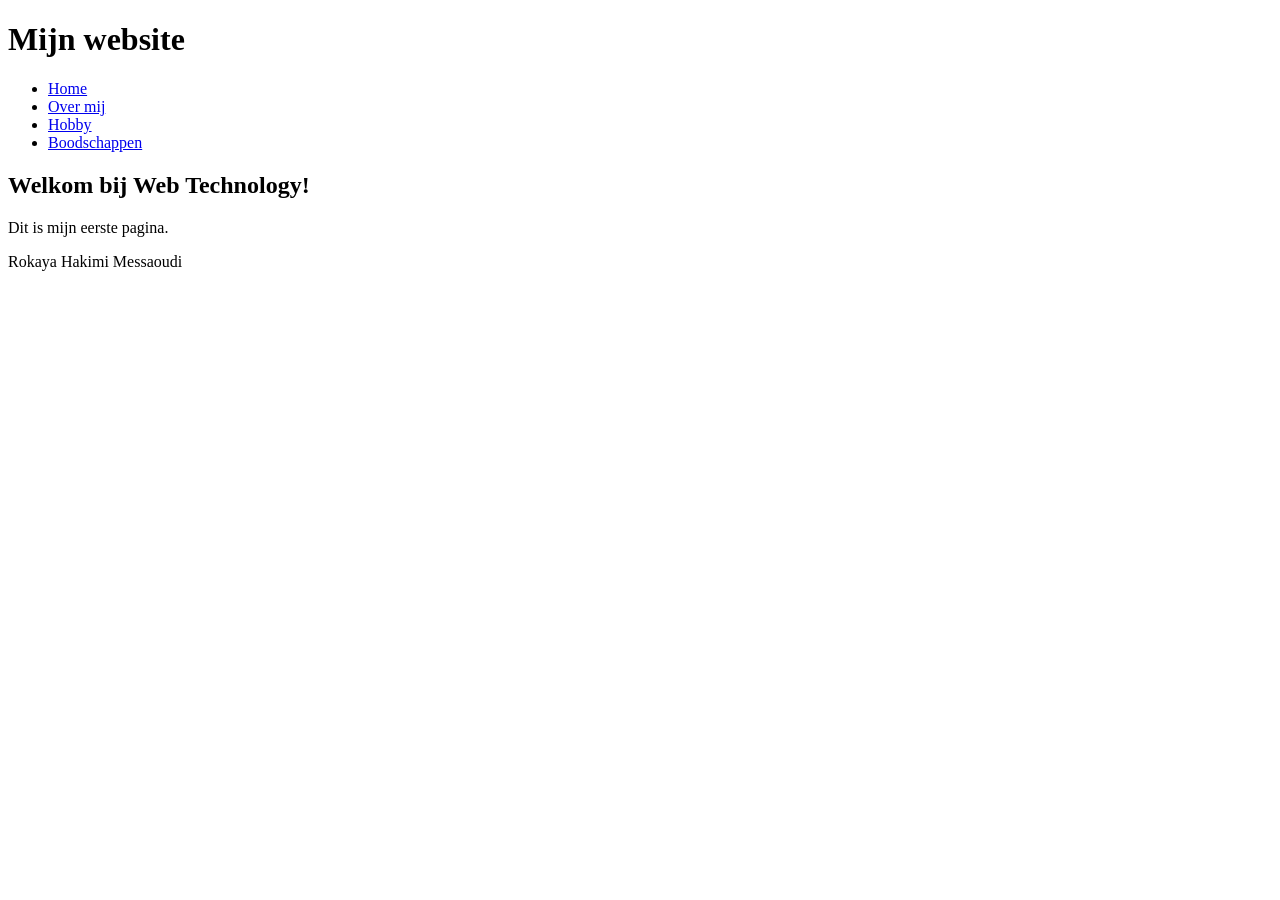
<file: labo-01/index.html>
<!doctype html>
<html lang="nl">
    <head>
        <meta  charset="utf-8">
        <meta name="viewport" content="width=device-width, initial-scale=1">
        <title>Mijn eerste pagina</title>
    </head>
    <body>
        <header>
            <h1>Mijn website</h1>
            <nav>
                <ul>
                    <li><a href="index.html">Home</a></li>
                    <li><a href="over-mij.html">Over mij</a></li>
                    <li><a href="hobby.html">Hobby</a></li>
                    <li><a href="boodschappen.html">Boodschappen</a></li>
                </ul>
                </ul>
            </nav>
        </header>
        <main>
            <h2>Welkom bij Web Technology!</h2>
            <p>Dit is mijn eerste pagina.</p>
        </main>
        <footer>
            <p>Rokaya Hakimi Messaoudi</p>
        </footer>
    </body>
</html>
</file>
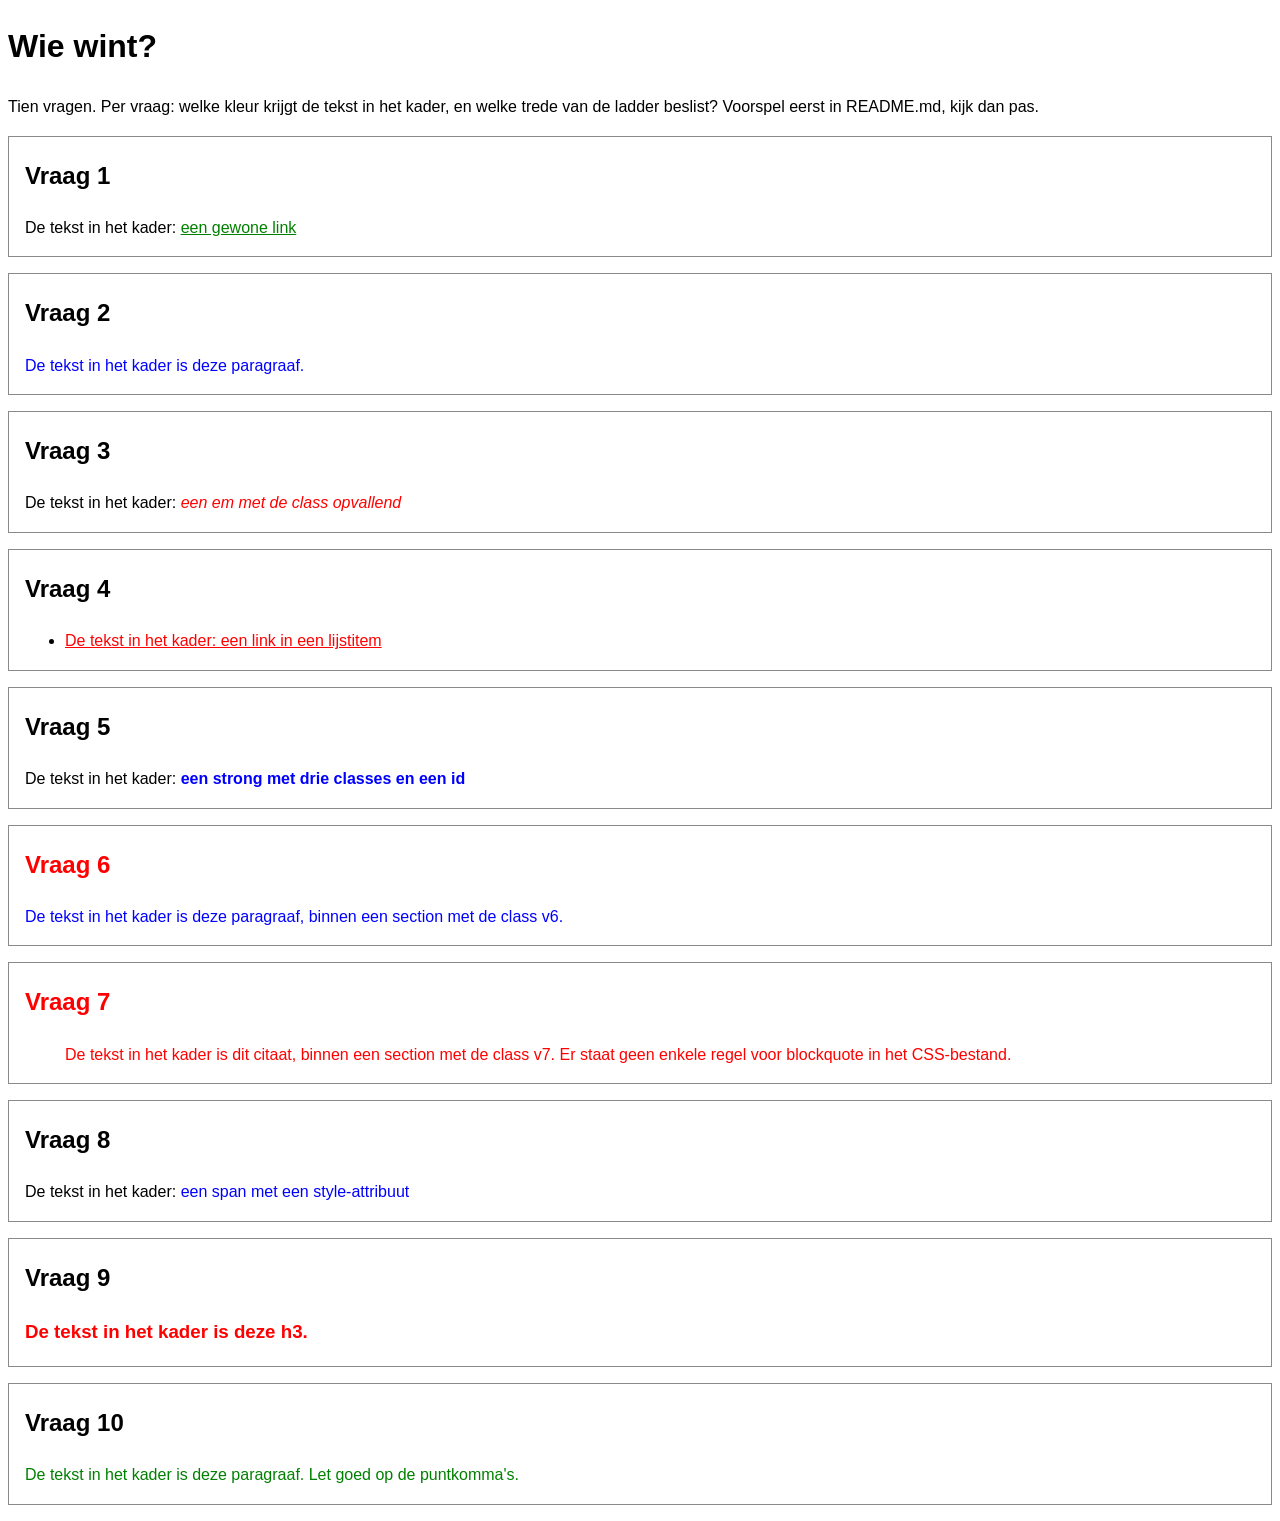
<file: labo-02/cascade/index.html>
<!-- index.html - oefening 3: voorspel, dan kijk. Wijzig dit bestand niet. -->
<!doctype html>
<html lang="nl">
  <head>
    <meta charset="utf-8">
    <meta name="viewport" content="width=device-width, initial-scale=1">
    <title>Wie wint? Tien vragen over de cascade</title>
    <link rel="stylesheet" href="css/stijl.css">
  </head>
  <body>
    <h1>Wie wint?</h1>
    <p>Tien vragen. Per vraag: welke kleur krijgt de tekst in het kader, en welke trede van de ladder beslist? Voorspel eerst in README.md, kijk dan pas.</p>

    <section class="vraag v1">
      <h2>Vraag 1</h2>
      <p>De tekst in het kader: <a href="#">een gewone link</a></p>
    </section>

    <section class="vraag v2">
      <h2>Vraag 2</h2>
      <p class="v2-tekst">De tekst in het kader is deze paragraaf.</p>
    </section>

    <section class="vraag v3">
      <h2>Vraag 3</h2>
      <p>De tekst in het kader: <em class="opvallend">een em met de class opvallend</em></p>
    </section>

    <section class="vraag v4">
      <h2>Vraag 4</h2>
      <ul>
        <li><a href="#">De tekst in het kader: een link in een lijstitem</a></li>
      </ul>
    </section>

    <section class="vraag v5">
      <h2>Vraag 5</h2>
      <p>De tekst in het kader: <strong class="een twee drie" id="v5-tekst">een strong met drie classes en een id</strong></p>
    </section>

    <section class="vraag v6">
      <h2>Vraag 6</h2>
      <p class="v6-tekst">De tekst in het kader is deze paragraaf, binnen een section met de class v6.</p>
    </section>

    <section class="vraag v7">
      <h2>Vraag 7</h2>
      <blockquote>De tekst in het kader is dit citaat, binnen een section met de class v7. Er staat geen enkele regel voor blockquote in het CSS-bestand.</blockquote>
    </section>

    <section class="vraag v8">
      <h2>Vraag 8</h2>
      <p>De tekst in het kader: <span class="v8-tekst" style="color: blue">een span met een style-attribuut</span></p>
    </section>

    <section class="vraag v9">
      <h2>Vraag 9</h2>
      <h3 class="v9-tekst">De tekst in het kader is deze h3.</h3>
    </section>

    <section class="vraag v10">
      <h2>Vraag 10</h2>
      <p class="v10-tekst">De tekst in het kader is deze paragraaf. Let goed op de puntkomma's.</p>
    </section>
  </body>
</html>
</file>
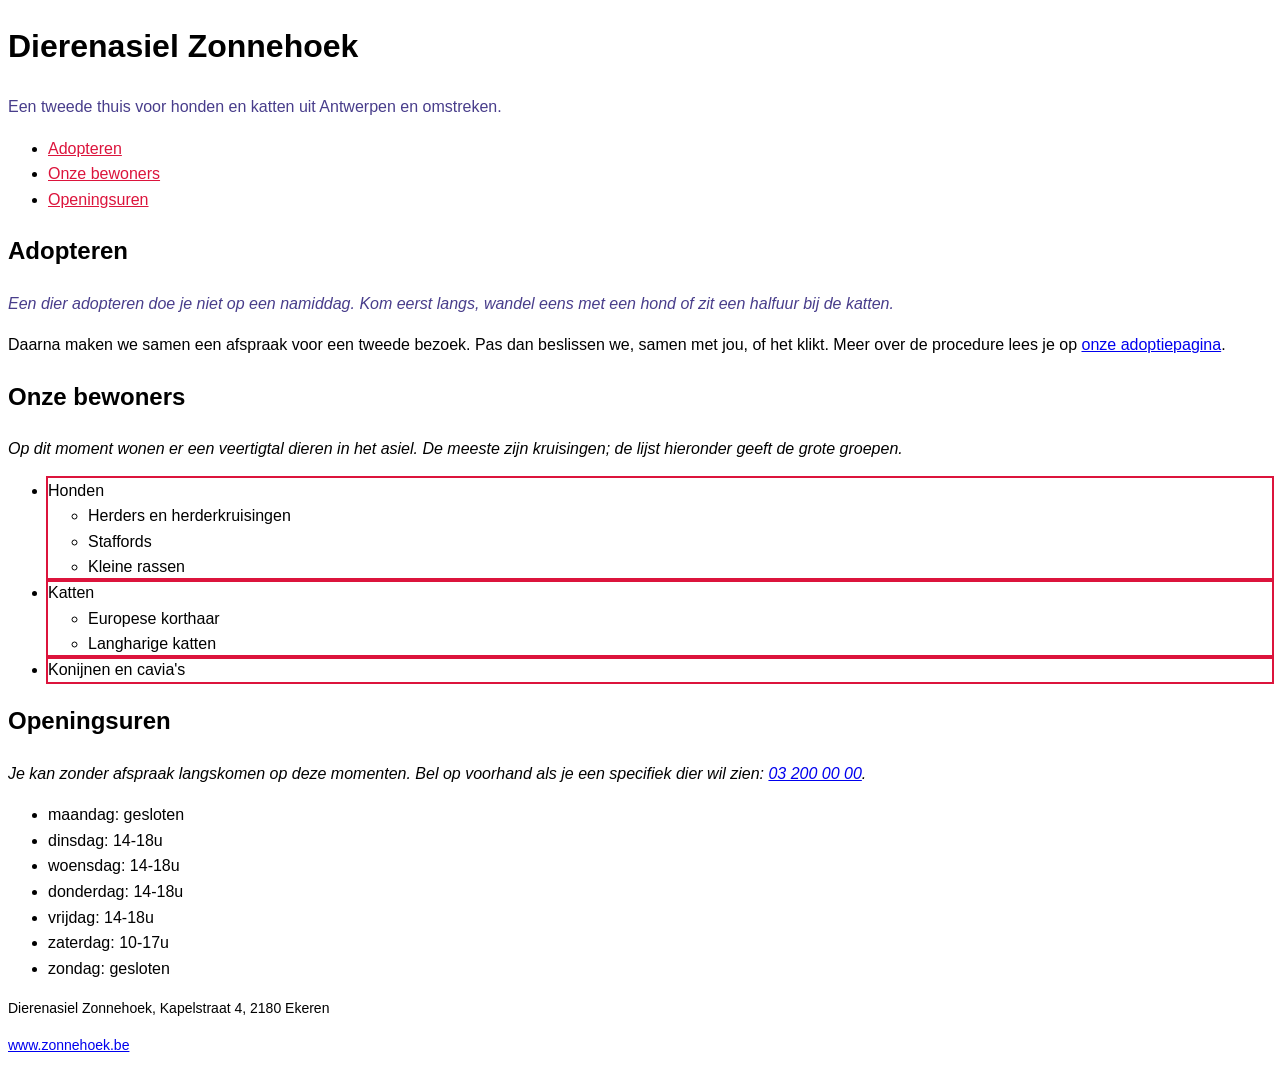
<file: labo-02/selectors/index.html>
<!-- index.html - oefening 2: selectors. Wijzig dit bestand niet; alles wat je nodig hebt, staat erin. -->
<!doctype html>
<html lang="nl">
  <head>
    <meta charset="utf-8">
    <meta name="viewport" content="width=device-width, initial-scale=1">
    <title>Dierenasiel Zonnehoek</title>
    <link rel="stylesheet" href="css/stijl.css">
  </head>
  <body>
    <header>
      <h1>Dierenasiel Zonnehoek</h1>
      <p class="slogan">Een tweede thuis voor honden en katten uit Antwerpen en omstreken.</p>
      <nav>
        <ul>
          <li><a href="#adopteren">Adopteren</a></li>
          <li><a href="#rassen">Onze bewoners</a></li>
          <li><a href="#uren">Openingsuren</a></li>
        </ul>
      </nav>
    </header>

    <main>
      <article>
        <h2 id="adopteren">Adopteren</h2>
        <p class="intro">Een dier adopteren doe je niet op een namiddag. Kom eerst langs, wandel eens met een hond of zit een halfuur bij de katten.</p>
        <p>Daarna maken we samen een afspraak voor een tweede bezoek. Pas dan beslissen we, samen met jou, of het klikt. Meer over de procedure lees je op <a href="https://www.zonnehoek.be/adoptie">onze adoptiepagina</a>.</p>

        <h2 id="rassen">Onze bewoners</h2>
        <p>Op dit moment wonen er een veertigtal dieren in het asiel. De meeste zijn kruisingen; de lijst hieronder geeft de grote groepen.</p>
        <ul class="rassen">
          <li>Honden
            <ul>
              <li>Herders en herderkruisingen</li>
              <li>Staffords</li>
              <li>Kleine rassen</li>
            </ul>
          </li>
          <li>Katten
            <ul>
              <li>Europese korthaar</li>
              <li>Langharige katten</li>
            </ul>
          </li>
          <li>Konijnen en cavia's</li>
        </ul>

        <h2 id="uren">Openingsuren</h2>
        <p>Je kan zonder afspraak langskomen op deze momenten. Bel op voorhand als je een specifiek dier wil zien: <a href="tel:+3232000000">03 200 00 00</a>.</p>
        <ul class="uren">
          <li>maandag: gesloten</li>
          <li>dinsdag: 14-18u</li>
          <li>woensdag: 14-18u</li>
          <li>donderdag: 14-18u</li>
          <li>vrijdag: 14-18u</li>
          <li>zaterdag: 10-17u</li>
          <li>zondag: gesloten</li>
        </ul>
      </article>
    </main>

    <footer>
      <p>Dierenasiel Zonnehoek, Kapelstraat 4, 2180 Ekeren</p>
      <p><a href="https://www.zonnehoek.be">www.zonnehoek.be</a></p>
    </footer>
  </body>
</html>
</file>
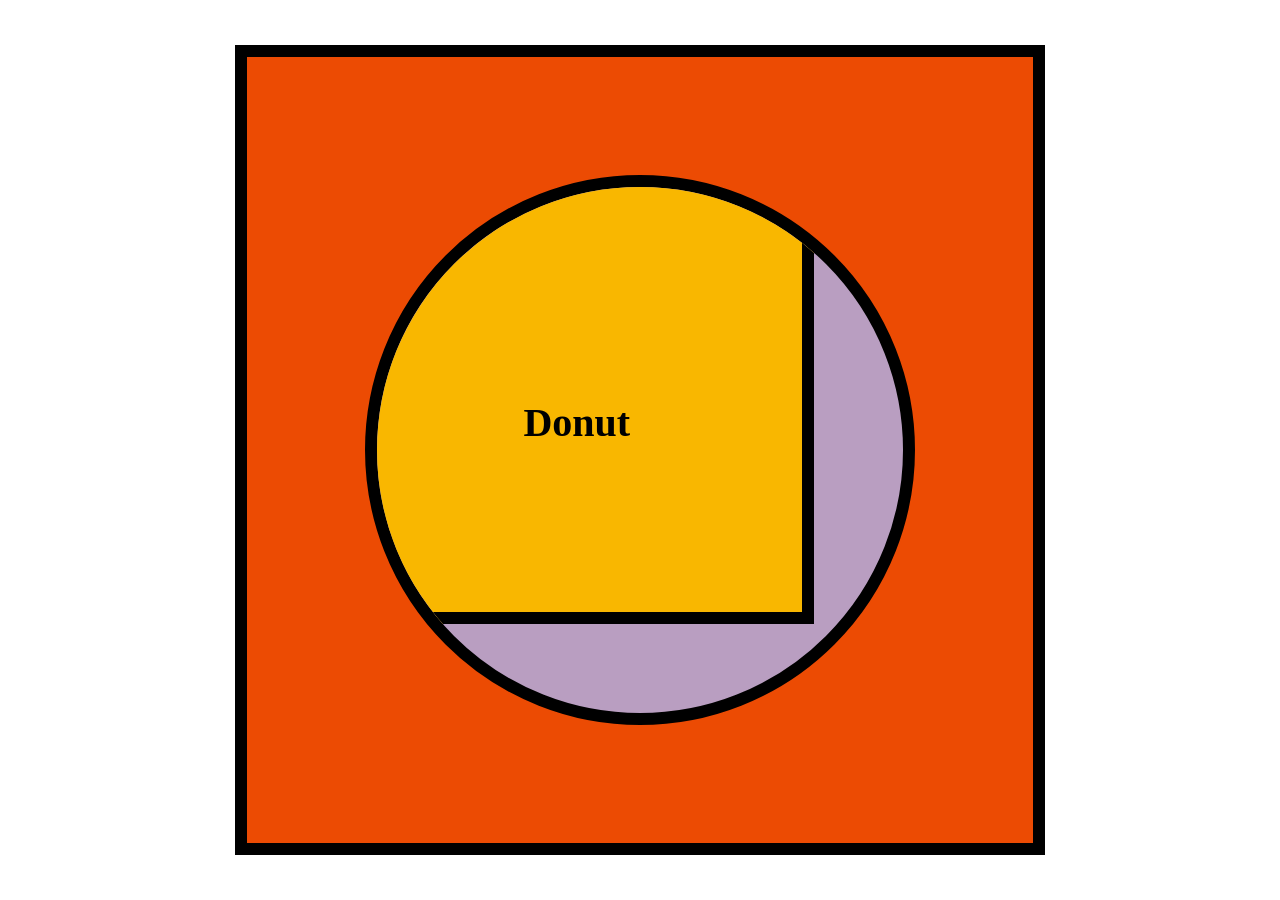
<file: labo-03/donut/index.html>
<!doctype html>
<html lang="en">
<head>
  <meta charset="utf-8">
  <meta name="viewport" content="width=device-width, initial-scale=1">
  <title>Labo 3 - Donut</title>
  <link rel="stylesheet" href="css/reset.css">
  <link rel="stylesheet" href="css/stijl.css">
</head>
<body>
  <!-- Do not change this file. Write your CSS in css/stijl.css. -->
  <main>
    <div>
      <h1>Donut</h1>
    </div>
  </main>
</body>
</html>
</file>
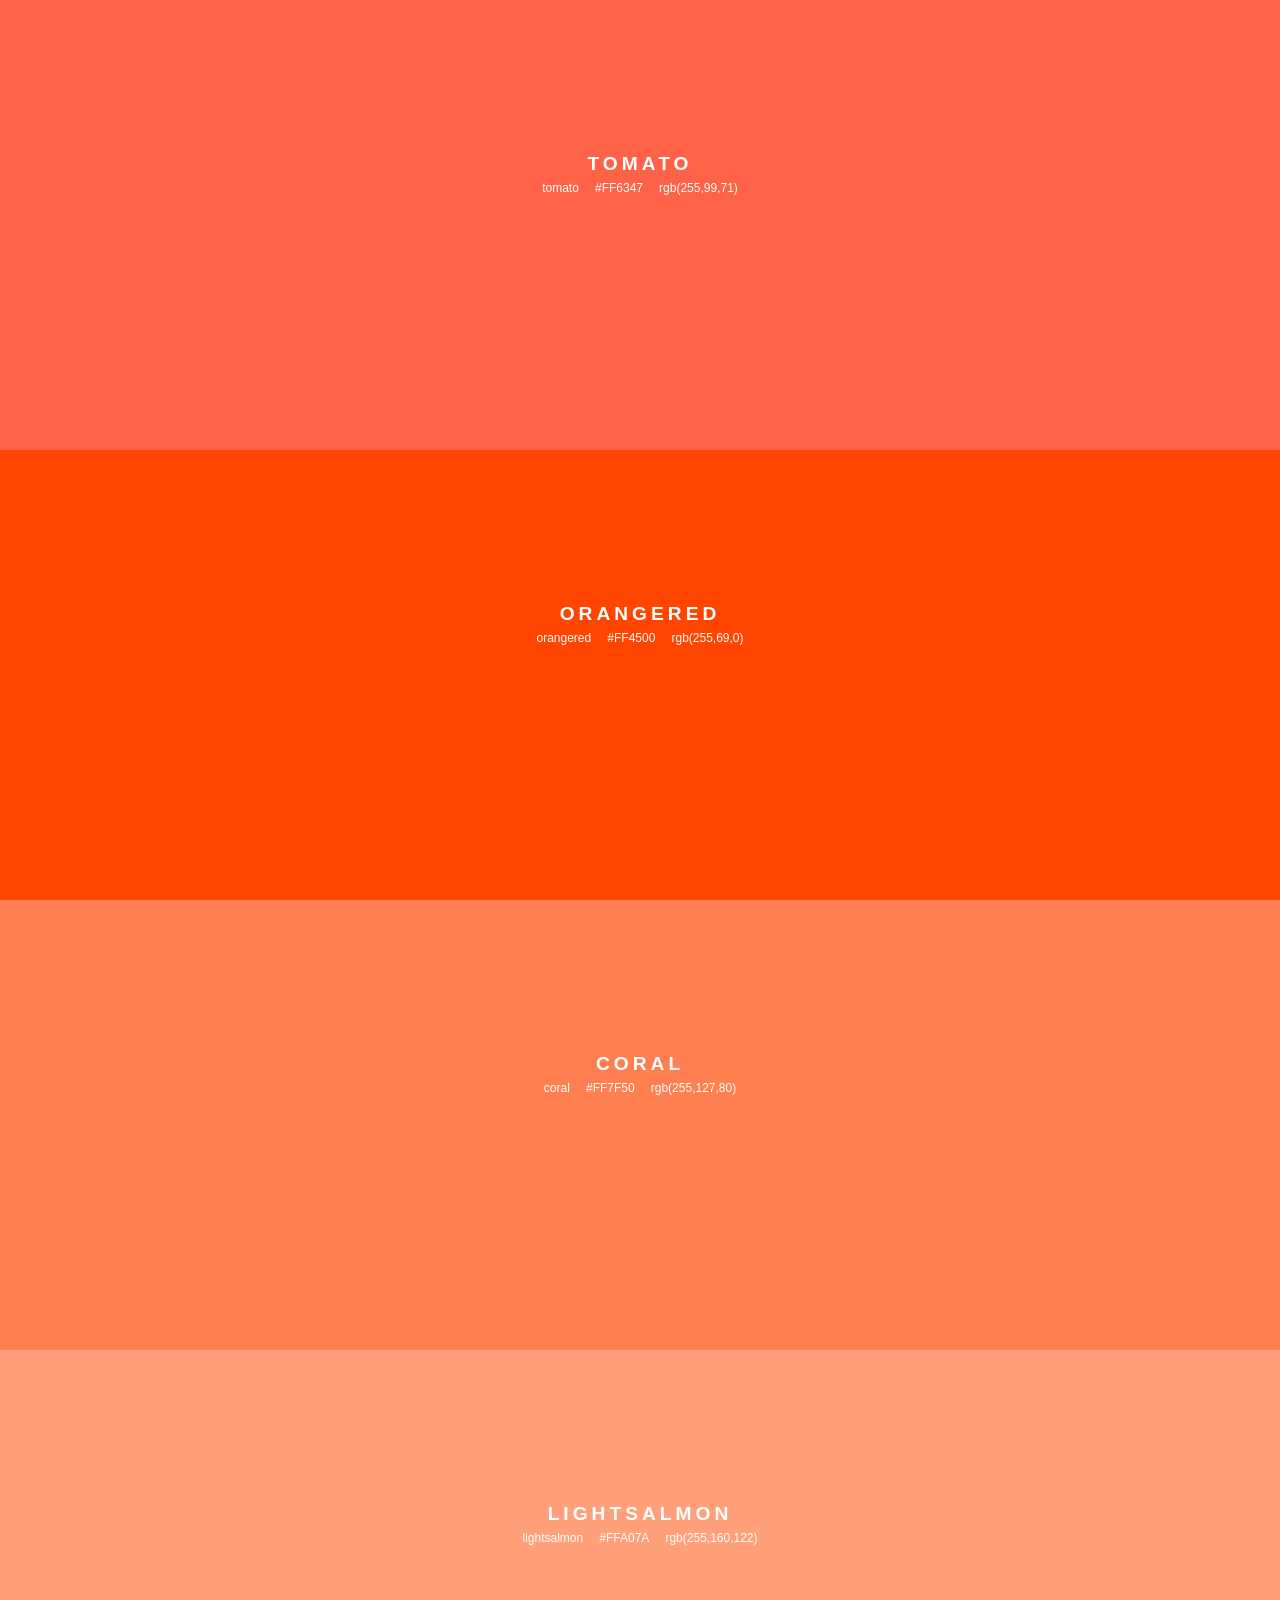
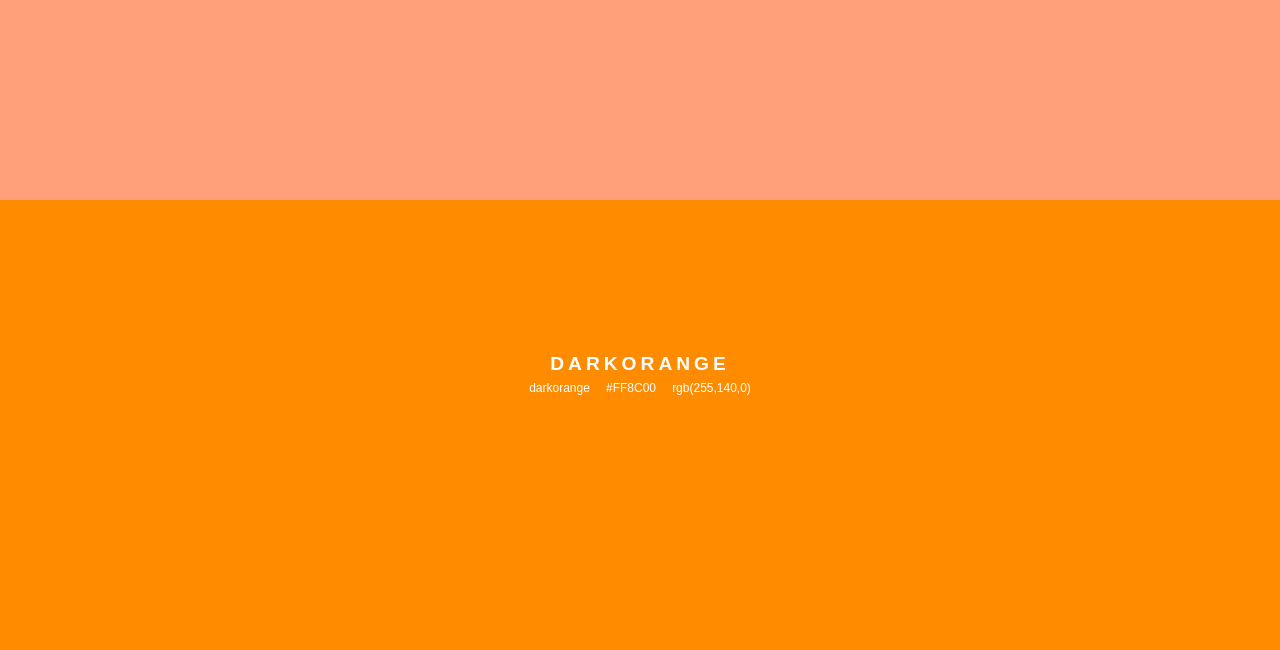
<file: labo-03/kleuren/index.html>
<!doctype html>
<html lang="en">
<head>
  <meta charset="utf-8">
  <meta name="viewport" content="width=device-width, initial-scale=1">
  <title>Labo 3 - Kleurenstalen</title>
  <link rel="stylesheet" href="css/reset.css">
  <link rel="stylesheet" href="css/stijl.css">
</head>
<body>
  <!-- Do not change this file. Write your CSS in css/stijl.css. -->
  <ul>
    <li class="tomato">
      <h2>TOMATO</h2>
      <p class="codes"><span>tomato</span> <span>#FF6347</span> <span>rgb(255,99,71)</span></p>
    </li>
    <li class="orangered">
      <h2>ORANGERED</h2>
      <p class="codes"><span>orangered</span> <span>#FF4500</span> <span>rgb(255,69,0)</span></p>
    </li>
    <li class="coral">
      <h2>CORAL</h2>
      <p class="codes"><span>coral</span> <span>#FF7F50</span> <span>rgb(255,127,80)</span></p>
    </li>
    <li class="lightsalmon">
      <h2>LIGHTSALMON</h2>
      <p class="codes"><span>lightsalmon</span> <span>#FFA07A</span> <span>rgb(255,160,122)</span></p>
    </li>
    <li class="darkorange">
      <h2>DARKORANGE</h2>
      <p class="codes"><span>darkorange</span> <span>#FF8C00</span> <span>rgb(255,140,0)</span></p>
    </li>
  </ul>
</body>
</html>
</file>
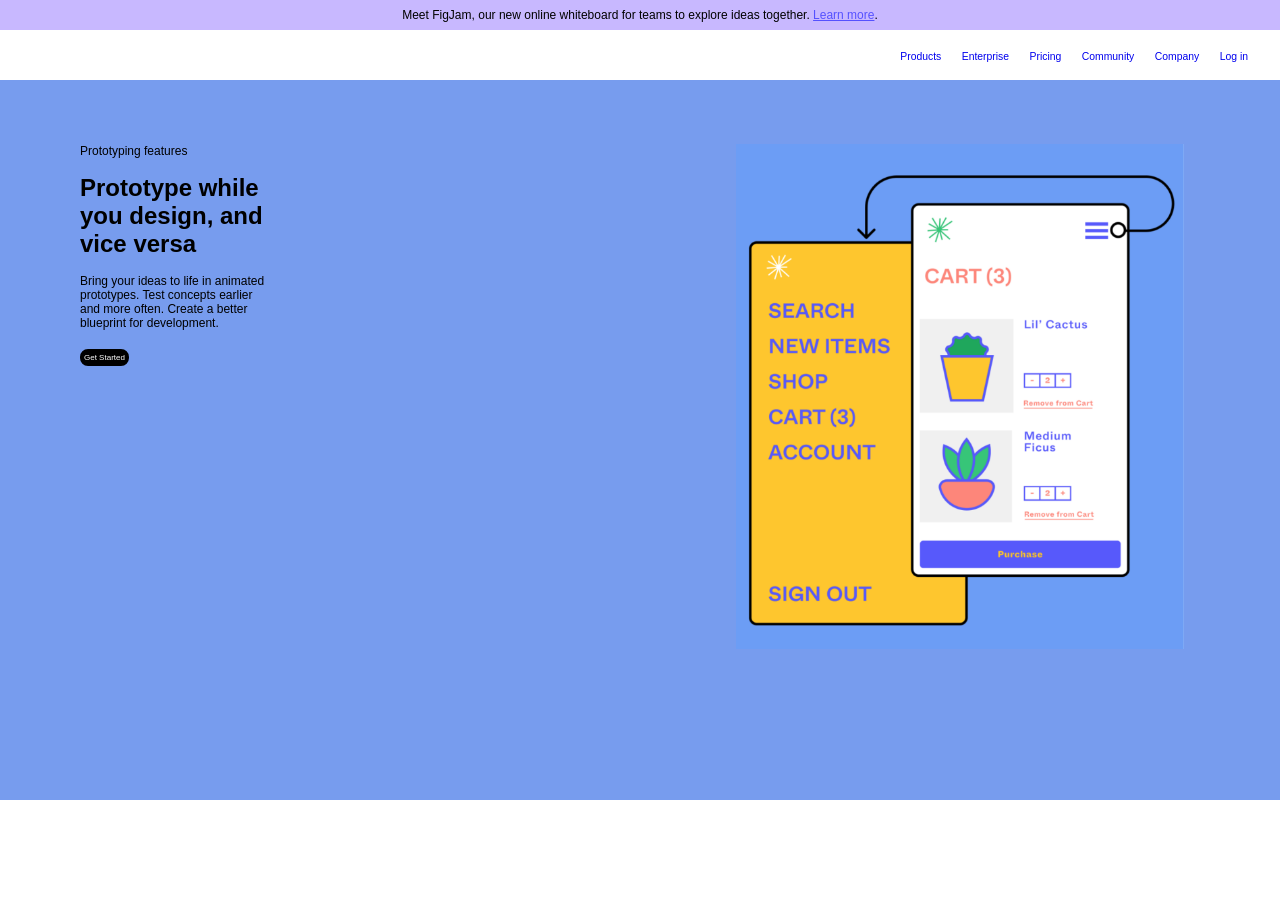
<file: labo-03/landing/index.html>
<!doctype html>
<html lang="en">
<head>
  <meta charset="utf-8">
  <meta name="viewport" content="width=device-width, initial-scale=1">
  <title>Labo 3 - Landingspagina</title>
  <link rel="stylesheet" href="css/reset.css">
  <link rel="stylesheet" href="css/stijl.css">
</head>
<body>
  <!-- Do not change this file. Write your CSS in css/stijl.css.
       Not visible in the screenshot: on :hover and :focus the links in the
       banner and in the navigation get an underline, and the button turns
       dark grey (#333333) instead of black. -->
  <div class="banner">
    <p>Meet FigJam, our new online whiteboard for teams to explore ideas together. <a href="#">Learn more</a>.</p>
  </div>
  <header>
    <nav>
      <ul>
        <li><a href="#">Products</a></li>
        <li><a href="#">Enterprise</a></li>
        <li><a href="#">Pricing</a></li>
        <li><a href="#">Community</a></li>
        <li><a href="#">Company</a></li>
        <li><a href="#">Log in</a></li>
      </ul>
    </nav>
  </header>
  <main>
    <article>
      <p class="bovenkop">Prototyping features</p>
      <h1>Prototype while you design, and vice versa</h1>
      <p>Bring your ideas to life in animated prototypes. Test concepts earlier and more often. Create a better blueprint for development.</p>
      <a href="#" class="knop">Get Started</a>
    </article><!-- no whitespace between these two tags: see syllabus 3.7 --><div class="afbeelding">
      <img src="afbeeldingen/prototype.png" alt="Prototype of a plant shop: a yellow menu panel next to a white cart screen">
    </div>
  </main>
</body>
</html>
</file>
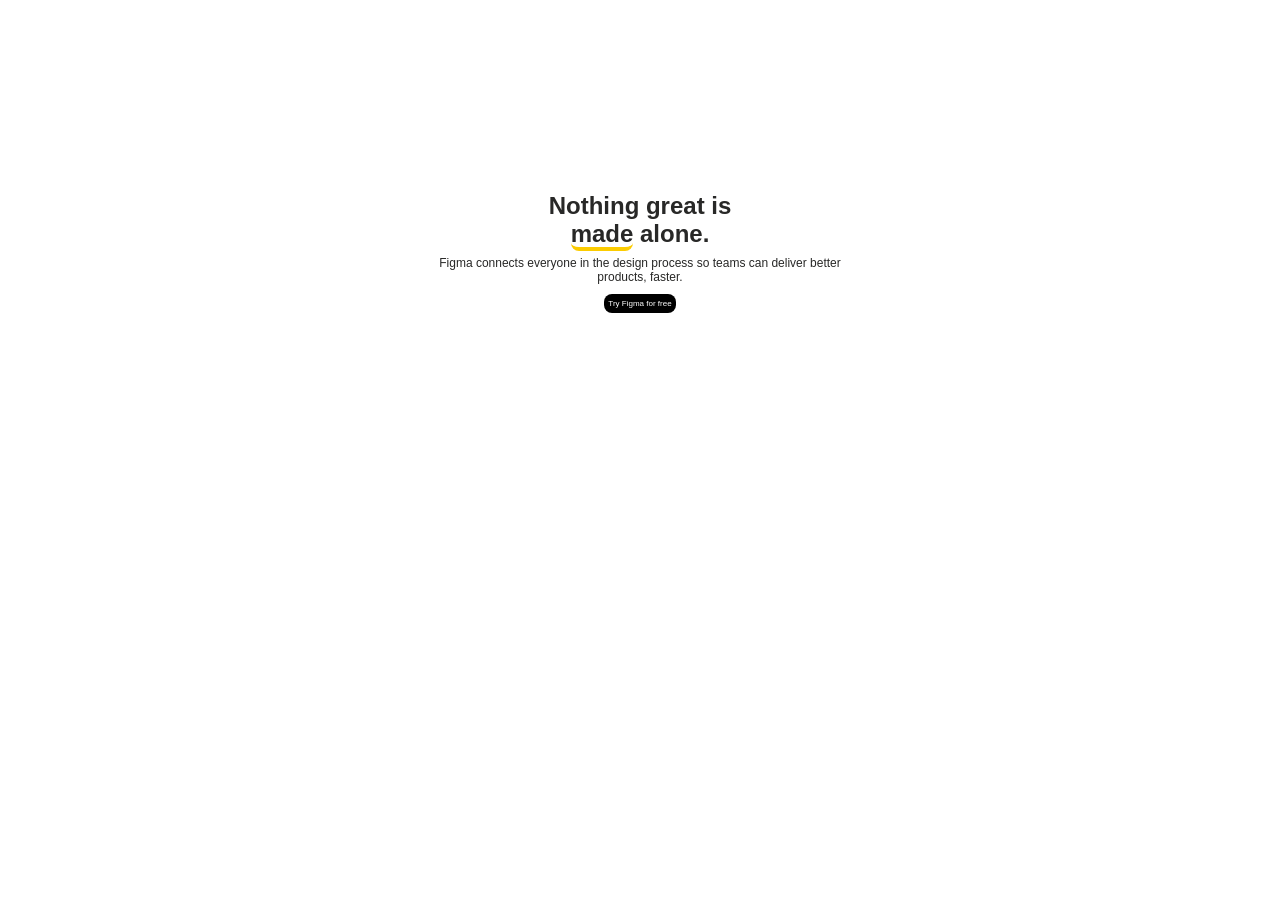
<file: labo-03/slogan/index.html>
<!doctype html>
<html lang="en">
<head>
  <meta charset="utf-8">
  <meta name="viewport" content="width=device-width, initial-scale=1">
  <title>Labo 3 - Slogan</title>
  <link rel="stylesheet" href="css/reset.css">
  <link rel="stylesheet" href="css/stijl.css">
</head>
<body>
  <!-- Do not change this file. Write your CSS in css/stijl.css.
       Not visible in the screenshot: on :hover and :focus the button turns
       dark grey (#333333) instead of black. -->
  <h2>Nothing great is <span>made</span> alone.</h2>
  <p>Figma connects everyone in the design process so teams can deliver better products, faster.</p>
  <a href="https://www.figma.com">Try Figma for free</a>
</body>
</html>
</file>
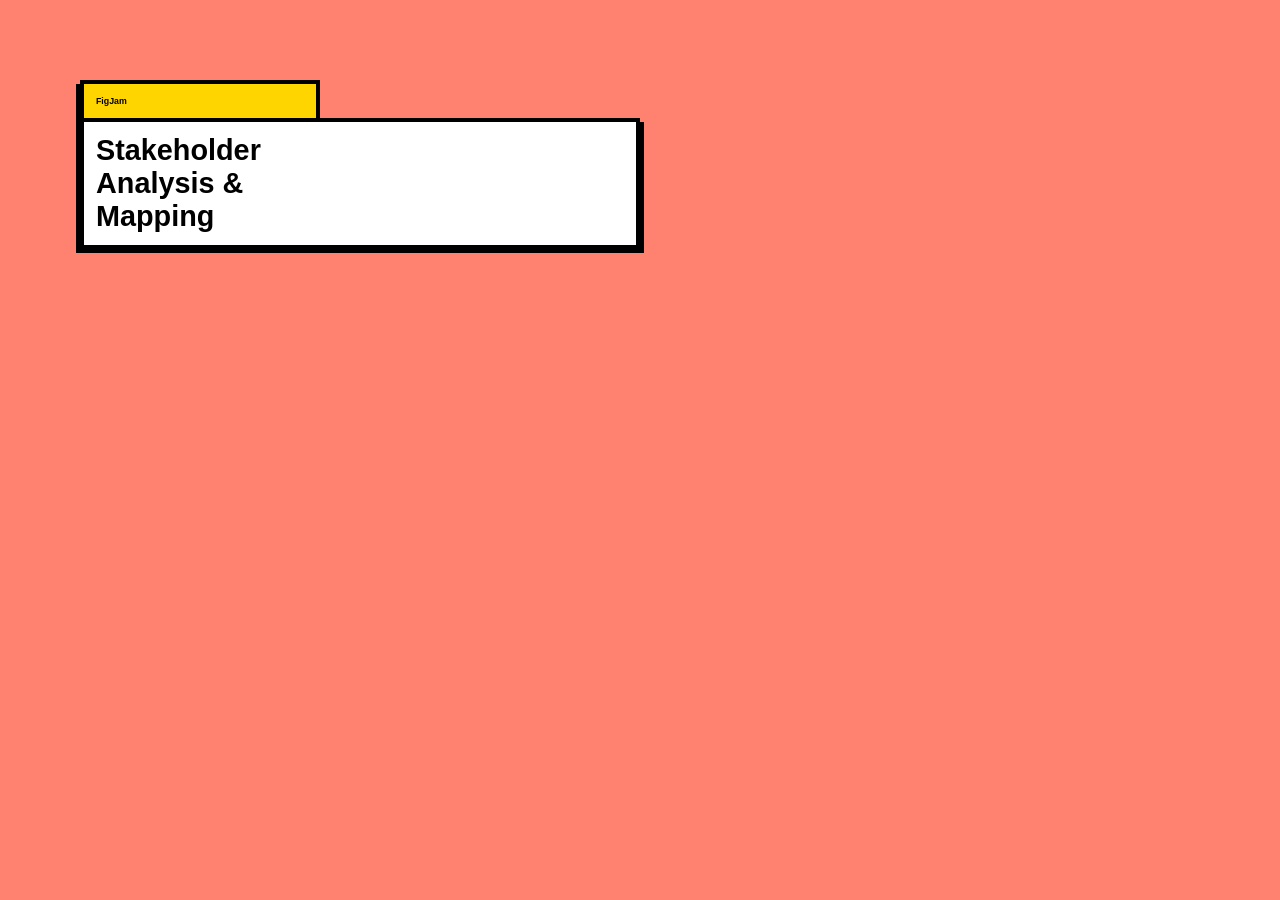
<file: labo-03/tabblad/index.html>
<!doctype html>
<html lang="en">
<head>
  <meta charset="utf-8">
  <meta name="viewport" content="width=device-width, initial-scale=1">
  <title>Labo 3 - Tabblad</title>
  <link rel="stylesheet" href="css/reset.css">
  <link rel="stylesheet" href="css/stijl.css">
</head>
<body>
  <!-- Do not change this file. Write your CSS in css/stijl.css. -->
  <h1>FigJam</h1>
  <h2>Stakeholder Analysis &amp; Mapping</h2>
</body>
</html>
</file>
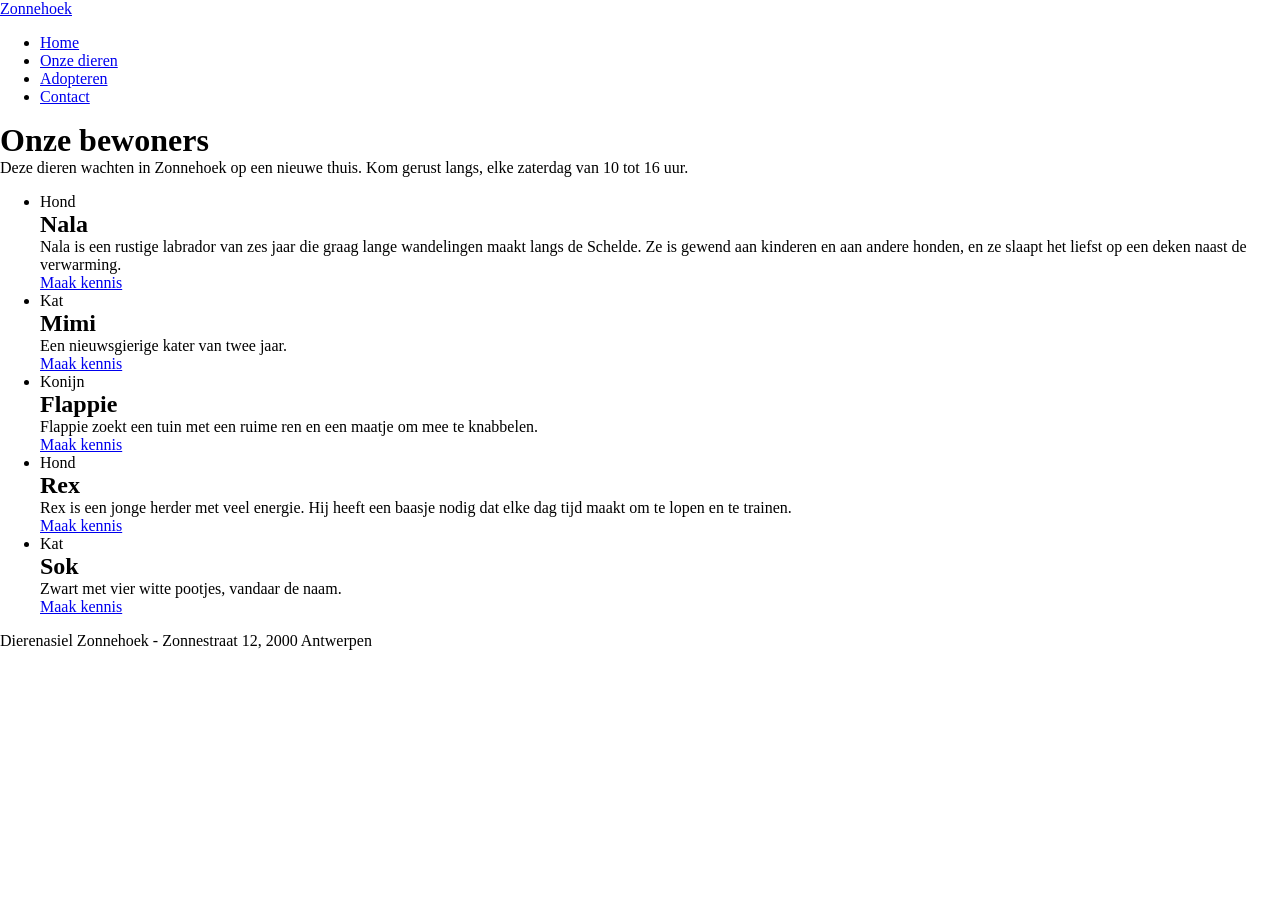
<file: labo-04/dierenasiel/index.html>
<!doctype html>
<html lang="nl">
<head>
  <meta charset="utf-8">
  <meta name="viewport" content="width=device-width, initial-scale=1">
  <title>Labo 4 - Dierenasiel Zonnehoek</title>
  <link rel="stylesheet" href="css/reset.css">
  <link rel="stylesheet" href="css/stijl.css">
</head>
<body>
  <!-- Do not change this file. Write your CSS in css/stijl.css.
       Not visible in the screenshot: on :hover and :focus the links in the
       navigation get an underline, and a button turns dark (#2b2b2b). -->
  <header>
    <a class="logo" href="index.html">Zonnehoek</a>
    <nav>
      <ul>
        <li><a href="index.html">Home</a></li>
        <li><a href="dieren.html" class="actief">Onze dieren</a></li>
        <li><a href="adopteren.html">Adopteren</a></li>
        <li><a href="contact.html">Contact</a></li>
      </ul>
    </nav>
  </header>
  <main>
    <h1>Onze bewoners</h1>
    <p class="intro">Deze dieren wachten in Zonnehoek op een nieuwe thuis. Kom gerust langs, elke zaterdag van 10 tot 16 uur.</p>
    <ul class="kaarten">
      <li class="kaart uitgelicht">
        <p class="soort">Hond</p>
        <h2>Nala</h2>
        <p class="beschrijving">Nala is een rustige labrador van zes jaar die graag lange wandelingen maakt langs de Schelde. Ze is gewend aan kinderen en aan andere honden, en ze slaapt het liefst op een deken naast de verwarming.</p>
        <a class="knop" href="#">Maak kennis</a>
      </li>
      <li class="kaart">
        <p class="soort">Kat</p>
        <h2>Mimi</h2>
        <p class="beschrijving">Een nieuwsgierige kater van twee jaar.</p>
        <a class="knop" href="#">Maak kennis</a>
      </li>
      <li class="kaart">
        <p class="soort">Konijn</p>
        <h2>Flappie</h2>
        <p class="beschrijving">Flappie zoekt een tuin met een ruime ren en een maatje om mee te knabbelen.</p>
        <a class="knop" href="#">Maak kennis</a>
      </li>
      <li class="kaart">
        <p class="soort">Hond</p>
        <h2>Rex</h2>
        <p class="beschrijving">Rex is een jonge herder met veel energie. Hij heeft een baasje nodig dat elke dag tijd maakt om te lopen en te trainen.</p>
        <a class="knop" href="#">Maak kennis</a>
      </li>
      <li class="kaart">
        <p class="soort">Kat</p>
        <h2>Sok</h2>
        <p class="beschrijving">Zwart met vier witte pootjes, vandaar de naam.</p>
        <a class="knop" href="#">Maak kennis</a>
      </li>
    </ul>
  </main>
  <footer>
    <p>Dierenasiel Zonnehoek - Zonnestraat 12, 2000 Antwerpen</p>
  </footer>
</body>
</html>
</file>
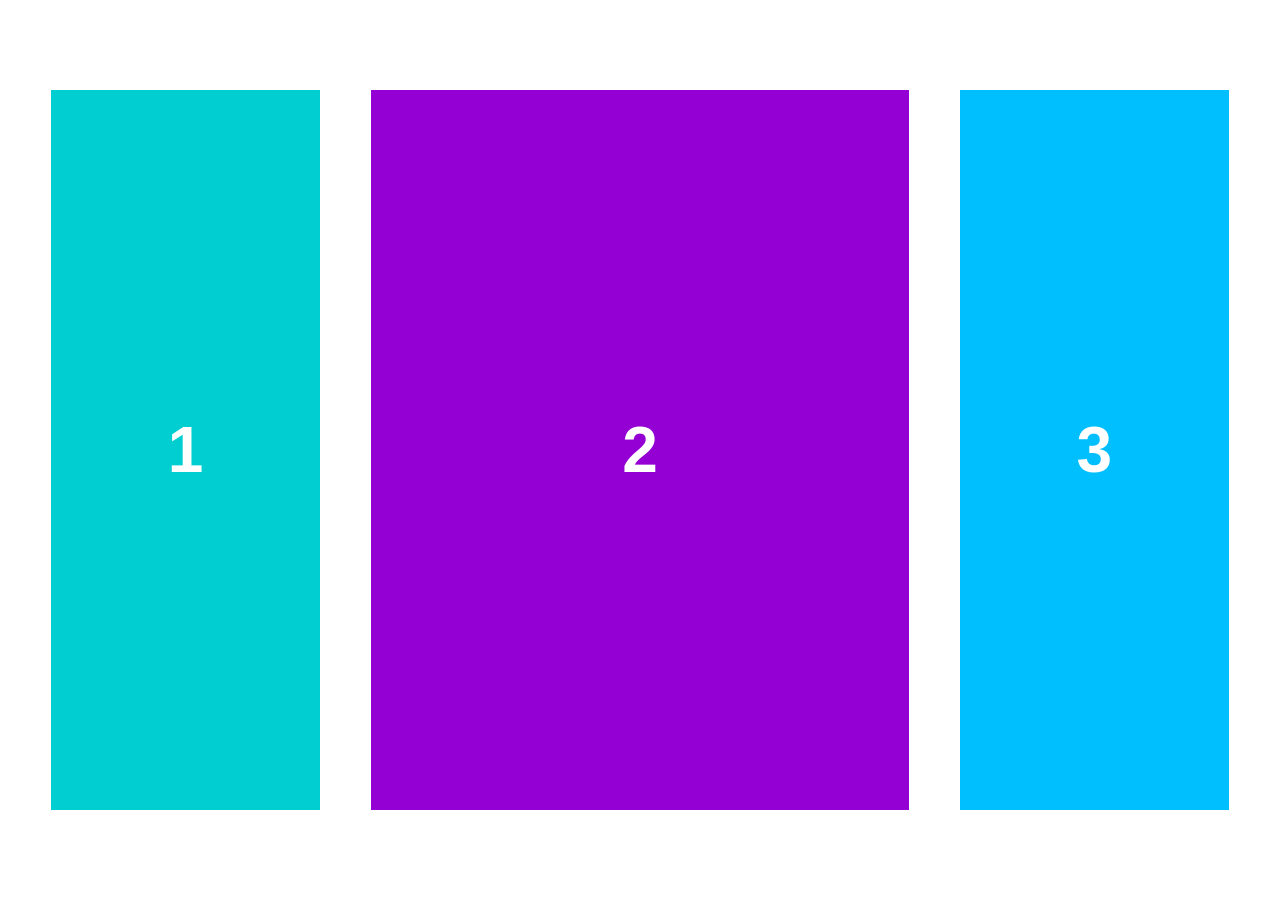
<file: labo-04/kolommen/index.html>
<!doctype html>
<html lang="nl">
<head>
  <meta charset="utf-8">
  <meta name="viewport" content="width=device-width, initial-scale=1">
  <title>Labo 4 - Drie kolommen</title>
  <link rel="stylesheet" href="css/reset.css">
  <link rel="stylesheet" href="css/stijl.css">
</head>
<body>
  <!-- Do not change this file. Write your CSS in css/stijl.css. -->
  <main>
    <div>1</div>
    <div>2</div>
    <div>3</div>
  </main>
</body>
</html>
</file>
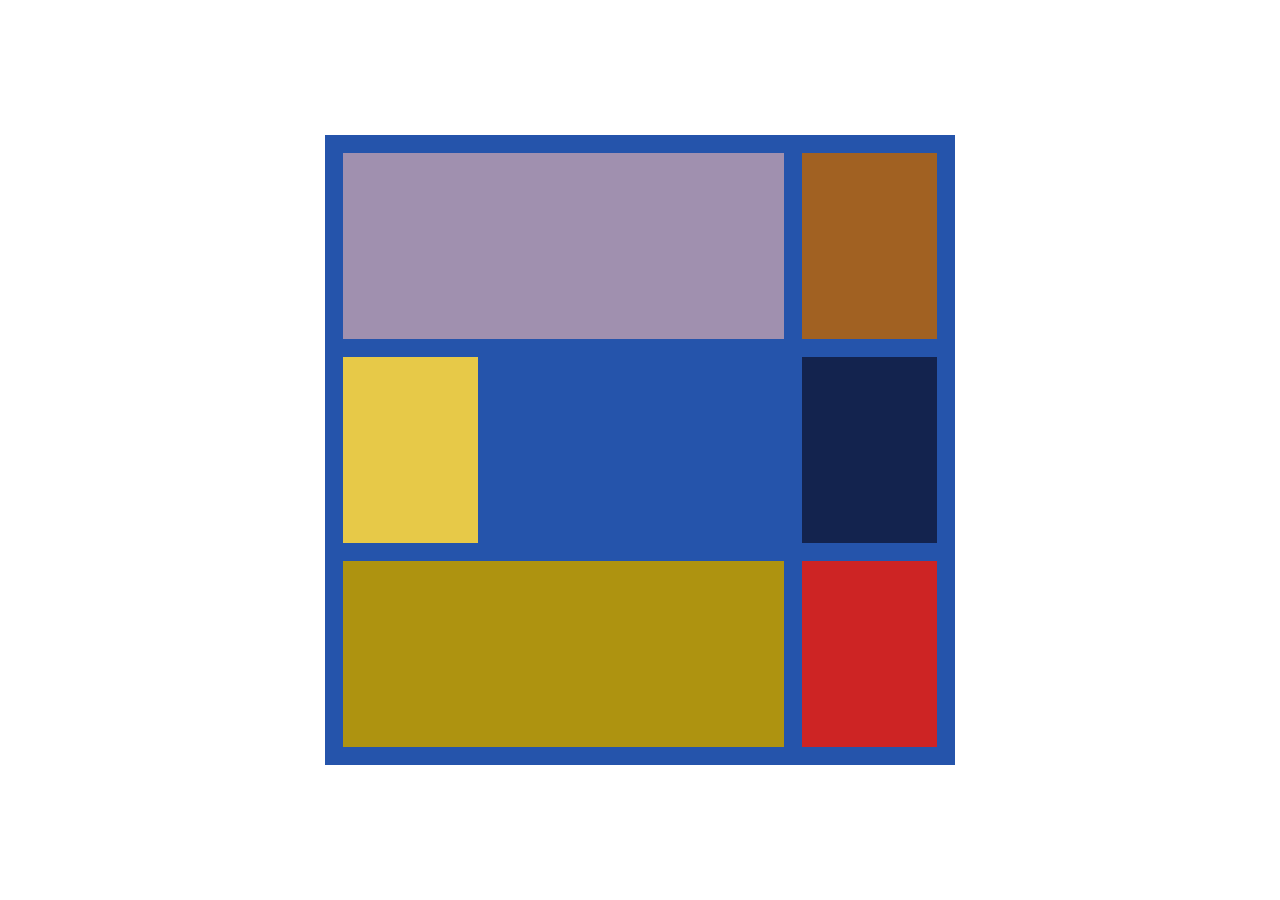
<file: labo-04/mondriaan/index.html>
<!doctype html>
<html lang="nl">
<head>
  <meta charset="utf-8">
  <meta name="viewport" content="width=device-width, initial-scale=1">
  <title>Labo 4 - Mondriaan</title>
  <link rel="stylesheet" href="css/reset.css">
  <link rel="stylesheet" href="css/stijl.css">
</head>
<body>
  <!-- Do not change this file. Write your CSS in css/stijl.css. -->
  <main class="schilderij">
    <div class="lila"></div>
    <div class="bruin"></div>
    <div class="geel"></div>
    <div class="marine"></div>
    <div class="olijf"></div>
    <div class="rood"></div>
  </main>
</body>
</html>
</file>
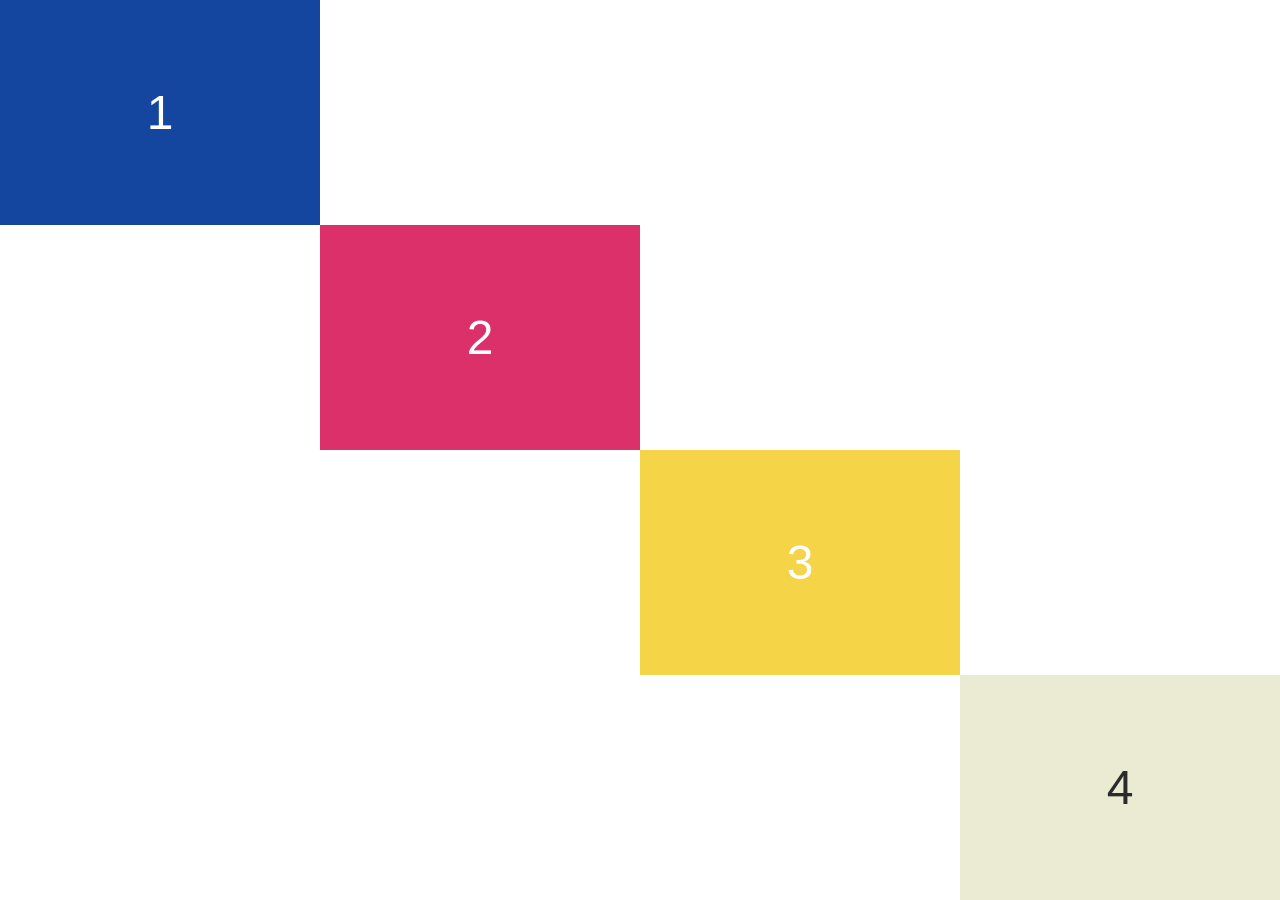
<file: labo-04/trap/index.html>
<!doctype html>
<html lang="nl">
<head>
  <meta charset="utf-8">
  <meta name="viewport" content="width=device-width, initial-scale=1">
  <title>Labo 4 - Trap</title>
  <link rel="stylesheet" href="css/reset.css">
  <link rel="stylesheet" href="css/stijl.css">
</head>
<body>
  <!-- Do not change this file. Write your CSS in css/stijl.css. -->
  <main class="trap">
    <div class="trede">1</div>
    <div class="trede">2</div>
    <div class="trede">3</div>
    <div class="trede">4</div>
  </main>
</body>
</html>
</file>
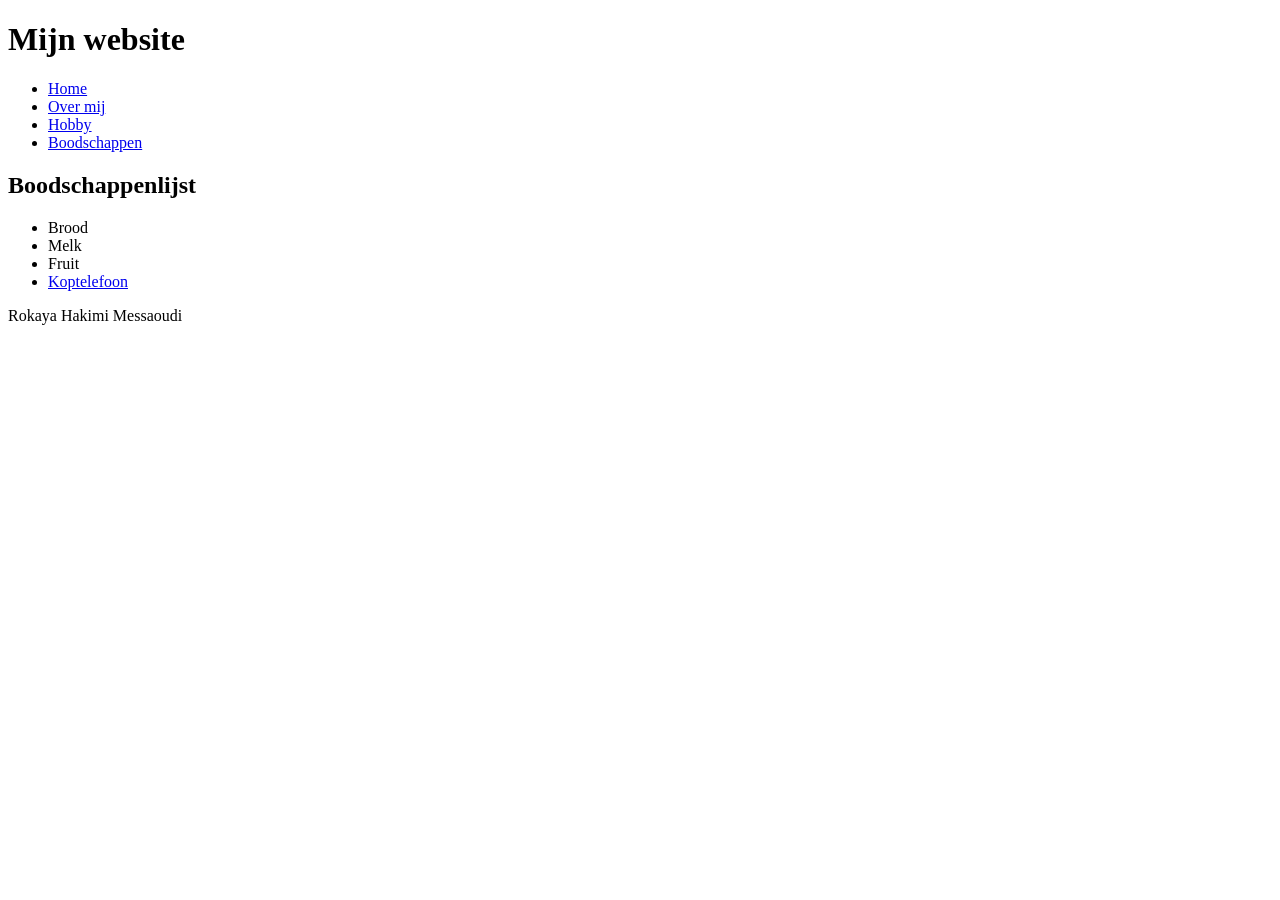
<file: labo-01/boodschappen.html>
<!doctype html>
<html lang="nl">
    <head>
        <meta  charset="utf-8">
        <meta name="viewport" content="width=device-width, initial-scale=1">
        <title>Boodschappen</title>
    </head>
    <body>
        <header>
            <h1>Mijn website</h1>
            <nav>
                <ul>
                    <li><a href="index.html">Home</a></li>
                    <li><a href="over-mij.html">Over mij</a></li>
                    <li><a href="hobby.html">Hobby</a></li>
                    <li><a href="boodschappen.html">Boodschappen</a></li>
                </ul>
            </nav>
        </header>
        <main>
            <h2>Boodschappenlijst</h2>
            <ul>
                <li>Brood</li>
                <li>Melk</li>
                <li>Fruit</li>
                <li><a href="https://www.coolblue.be/">Koptelefoon</a></li>
            </ul>
        </main>
        <footer>
            <p>Rokaya Hakimi Messaoudi</p>
        </footer>
    </body>
</html>
</file>
<file: labo-02/cascade/css/stijl.css>
/* stijl.css - oefening 3: voorspel, dan kijk. Wijzig dit bestand niet. */

/* Opmaak van de pagina zelf; doet niet mee in de vragen. */
body {
  font-family: Verdana, sans-serif;
  line-height: 1.6;
}

.vraag {
  border: 1px solid #8a8a89;
  padding: 0 1rem;
  margin-bottom: 1rem;
}

/* ---- vraag 1 ---- */
a {
  color: green;
}

/* ---- vraag 2 ---- */
.v2-tekst {
  color: red;
}

.v2-tekst {
  color: blue;
}

/* ---- vraag 3 ---- */
.opvallend {
  color: red;
}

em {
  color: blue;
}

/* ---- vraag 4 ---- */
.v4 > a {
  color: green;
}

.v4 a {
  color: red;
}

/* ---- vraag 5 ---- */
.een.twee.drie {
  color: red;
}

#v5-tekst {
  color: blue;
}

/* ---- vraag 6 ---- */
.v6 {
  color: red;
}

.v6-tekst {
  color: blue;
}

/* ---- vraag 7 ---- */
.v7 {
  color: red;
}

/* ---- vraag 8 ---- */
.v8-tekst {
  color: red;
}

/* ---- vraag 9 ---- */
h3 {
  color: red !important;
}

.v9-tekst {
  color: blue;
}

/* ---- vraag 10 ---- */
.v10-tekst {
  color: green;
  font-size: 1.5rem
  color: blue;
}
</file>
<file: labo-02/selectors/css/stijl.css>
/* stijl.css - oefening 2: selectors schrijven en lezen */

/* Schrijf onder elke opdracht de regel met de selector die precies die
   elementen raakt. Gebruik de declaratie die erbij staat, zodat je in de
   browser meteen ziet wat je raakte. Voeg niets toe aan index.html. */

body {
  font-family: Verdana, sans-serif;
  line-height: 1.6;
}

/* 1. alle links in de navigatie -> color: crimson; */
nav a {
      color: crimson;
}

/* 2. alleen de paragrafen in de footer -> font-size: 0.875rem; */
footer p {
      font-size: 0.875rem;
}

/* 3. alleen de lijstitems van het BUITENSTE niveau in de lijst met de class
      rassen (dus niet de items van de binnenlijsten) -> outline: 2px solid crimson;
      (outline tekent een kader rond precies het element dat je raakte; de
      property zelf komt in hoofdstuk 3) */
.rassen > li {
    outline: 2px solid crimson;
}

/* 4. de paragraaf die onmiddellijk na elke h2 komt -> font-style: italic; */
h2 + p {
    font-style: italic;
}

/* 5. elk oneven item in de lijst met openingsuren -> background-color: #f1e9dc; */
.openingsuren li:nth-child(odd) {
    background-color: #f1e9dc;
}

/* 6. het laatste item in de lijst met openingsuren -> color: crimson; */
.openingsuren li:last-child {
    color: crimson;
}

/* 7. de slogan en de intro tegelijk, in één regel -> color: darkslateblue; */
.slogan,
.intro {
    color: darkslateblue;
}

/* 8. elke link in main wanneer de muis erover gaat OF wanneer ze focus heeft
      -> background-color: yellow; */
main a:hover,
main a:focus {
    background-color: yellow;
}


/* ---- Lezen: welke elementen raken deze vijf selectors? Schrijf het antwoord
   in één zin per selector in README.md. Verander hier niets. ---- */

/* a. header nav ul li a */
/* b. article > p */
/* c. .uren li:nth-child(3) */
/* d. h2 ~ p */
/* e. .rassen li:first-child */
</file>
<file: labo-03/donut/css/stijl.css>
/* stijl.css - labo 3, donut (reset.css is linked before this file) */

/* === tokens === */
:root {
    --color-oranje:  #ec4b03;
    --color-paars: #b99ec1;
    --color-geel: #f9b700;

}

/* === your rules === */
main {
    border: 0.75rem solid black;
    width: 90vh;
    height: 90vh;
    margin: 5vh auto;
    background-color: var(--color-oranje);
}

div {
    border: 0.75rem solid black;
    width: 70%;
    height: 70%;
    margin: 15%;
    border-radius: 50%;
    background-color: var(--color-paars);
    overflow: hidden;
}

h1 {
    border: 0.75rem solid black;
    width: 90%;
    height: 90%;
    margin: -7%;
    background-color: var(--color-geel);
    text-align: center;
    padding-top: 45%;
    font-size: 2.5rem;
    
}
</file>
<file: labo-03/kleuren/css/stijl.css>
/* stijl.css - labo 3, kleuren (reset.css is linked before this file) */

/* === tokens === */
:root {
    --color-tomato: tomato;
    --color-orangered: orangered;
    --color-coral: coral;
    --color-lightsalmon: lightsalmon;
    --color-darkorange: darkorange;
    --color-text: white;
}

/* === your rules === */

ul {
    list-style: none;
    padding-left: 0;
    margin: 0;
    
}

li {
    height: 50vh;
    text-align: center;
    font-family: Arial, Helvetica, sans-serif;
    color: var(--color-text);
    padding-top: 17vh;

}

h2 {
    font-size: 1.2rem;
    letter-spacing: 0.25rem;
    margin-bottom: 0.4rem;
}

p {
    font-size: 0.75rem;
}

span {
    margin: 0 0.4rem;
}

.tomato {
    background-color: var(--color-tomato);
}

.orangered {
    background-color: var(--color-orangered);
}   
  
.coral {
    background-color: var(--color-coral);
}
    
.lightsalmon {
    background-color: var(--color-lightsalmon);
}
    
.darkorange {
    background-color: var(--color-darkorange);
}
</file>
<file: labo-03/landing/css/stijl.css>
/* stijl.css - labo 3, landing (reset.css is linked before this file) */

/* === tokens === */
:root {
    --color-banner: #c8b8ff;
    --color-link: #5551ff;
    --color-hero: #779cee;
    --color-knop: black;
    --color-header: white;
    --color-text: white;
}

/* === your rules === */
body {
    font-family: Arial, Helvetica, sans-serif;
}

.banner {
    background-color: var(--color-banner);
    text-align: center;
    font-size: 0.75rem;
    padding: 0.5rem;
}

.banner a {
    color: var(--color-link);
}

header {
    background-color: var(--color-header);
    text-align: right;
    padding-right: 2rem;
}

ul {
    list-style: none; 
    padding-left: 0;
}

li{
    display: inline-block;
    margin-left: 1rem;
    font-size: 0.65rem;
}

nav a {
    text-decoration: none;
}

main {
    min-height: 80vh;
    background-color: var(--color-hero);

}

article {
    display: inline-block;
    width: 50%;
    vertical-align: top;
    padding-left: 5rem;
    padding-top: 3rem;
    padding-right: 23rem;   
}

h1 {
    font-size: 1.5rem;
}

article p {
    display: block;
    padding-top: 1rem;
    padding-bottom: 1rem;
    font-size: 0.75rem;
}
.knop {
    display: inline-block;
    border: 0.25rem solid black;
    background-color: var(--color-knop);
    border-radius: 0.5rem;
    color: var(--color-text);
    text-decoration: none;
    font-size: 0.5rem;
    :hover,
    :focus { background-color: #333333;}
}

.afbeelding {
    display: inline-block;
    width: 50%;
    vertical-align: top;
    padding-top: 4rem;
    padding-bottom: 9rem;
    /*padding-top: 15%; */
}

img {
    width: 70%;
    margin-left: auto;
    margin-right: auto;
}
</file>
<file: labo-03/slogan/css/stijl.css>
/* stijl.css - labo 3, slogan (reset.css is linked before this file) */

/* === tokens === */
:root {
    --color-text: #282827;
    --color-button: black;
    --color-button-text: white;
    --color-yellow: #fccc00;
}

/* === your rules === */
body {
    text-align: center;
    padding-top: 12rem;
    font-family: Arial, Helvetica, sans-serif;
    
}

h2, p, a {
    max-width: 40rem;
    margin-left: auto;
    margin-right: auto;
    margin-bottom: 0.5rem;
}

h2 {
    max-width: 12rem;
    font-size: 1.5rem;
    color: var(--color-text);
}

p {
    max-width: 28rem;
    font-size: 0.75rem;
    color: var(--color-text);
}

a {
    display: inline-block;
    font-size: 0.5rem;
    border-radius: 0.5rem;
    background-color: var(--color-button);
    color: var(--color-button-text);
    padding: 0.3rem;
    text-decoration: none;

}

span {
    border-bottom: 0.25rem solid var(--color-yellow);
    border-radius: 0.5rem;
}
</file>
<file: labo-03/tabblad/css/stijl.css>
/* stijl.css - labo 3, tabblad (reset.css is linked before this file) */

/* === tokens === */
:root {
    --color-tabblad: #ffd500;
    --color-kaart: white;
    --color-achtergrond: #ff816f;
    --color-schaduw: black;
}

/* === your rules === */
body{
    font-family: Arial, Helvetica, sans-serif;
    background-color: var(--color-achtergrond);
    margin: 5rem;
}

h1 {
    width: 15rem;
    border: 0.25rem solid black;
    border-bottom: 0;
    background: var(--color-tabblad);
    font-size: 0.55rem;
    padding: 0.75rem;
    box-shadow: -0.25rem 0.25rem black;
}

h2{
    width: 35rem;
    border: 0.25rem solid black;
    background: var(--color-kaart);
    font-size: 1.8rem;
    padding: 0.75rem;
    padding-right: 21rem;
    box-shadow: 0.25rem 0.25rem black, -0.25rem 0.25rem black;
}
</file>
<file: labo-04/dierenasiel/css/stijl.css>
/* stijl.css - labo 4, dierenasiel (reset.css is linked before this file) */

/* === tokens === */
:root {

}

/* === your rules === */
</file>
<file: labo-04/kolommen/css/stijl.css>
/* stijl.css - labo 4, kolommen (reset.css is linked before this file) */

/* === tokens === */
:root {
    --color-darkturquoise: darkturquoise;
    --color-darkviolet: darkviolet;
    --color-deepskyblue: deepskyblue;
}

/* === your rules === */
main {
    display: flex;
    gap: 4vw;  
    padding: 10vh 4vw; 
    min-height: 100vh; 
    font-family: Arial, Helvetica, sans-serif;
    color: white;
    font-size: 4rem;
    font-weight: bold;
}

main div:nth-child(1){
    flex: 1;
    background-color: var(--color-darkturquoise);
}

main div:nth-child(2){
    flex: 2;
    background-color: var(--color-darkviolet);
}

main div:nth-child(3){
    flex: 1;
    background-color: var(--color-deepskyblue);
}

main div {
    display: flex;
    justify-content: center;
    align-items: center;
}
</file>
<file: labo-04/mondriaan/css/stijl.css>
/* stijl.css - labo 4, mondriaan (reset.css is linked before this file) */

/* === tokens === */
:root {
    --color-blauw: #2554ab;
    --color-lila: #a090af;
    --color-bruin: #a16122;
    --color-geel: #e7c948;
    --color-marine: #13234e;
    --color-olijf: #ae9310;
    --color-rood: #cd2424;
}

/* === your rules === */
main {
    display: grid;
    gap: 2vh;
    grid-template-columns: repeat(4, 1fr);
    grid-template-rows: repeat(3, 1fr);
    height: 70vh;
    width: 70vh;
    background-color: var(--color-blauw);
    margin: 15vh auto;
    padding: 2vh;
}

.lila {
    background-color: var(--color-lila);
    grid-column: span 3;
}

.bruin {
    background-color: var(--color-bruin);
}

.geel {
    background-color: var(--color-geel);
}

.marine {
    background-color: var(--color-marine);
    grid-column: 4 / 5;
}

.olijf {
    background-color: var(--color-olijf);
    grid-column: span 3;
}

.rood {
    background-color: var(--color-rood);
}
</file>
<file: labo-04/trap/css/stijl.css>
/* stijl.css - labo 4, trap (reset.css is linked before this file) */

/* === tokens === */
:root {
    --color-blauw: #1446a0;
    --color-rood: #db3069;
    --color-geel: #f5d547;
    --color-beige: #ebebd3;
    --color-text: white;
    --color-laatste: #2b2b2b;

}

/* === your rules === */
main {
    height: 100vh;
    display: grid;
    grid-template-columns: repeat(4, 1fr);
    grid-template-rows: repeat(4, 1fr);
}

.trede {
    display: flex;
    justify-content: center;
    align-items: center;
    font-family: Arial, Helvetica, sans-serif;
    font-size: 3rem;
    color: var(--color-text);
}

.trede:nth-child(1) {
    grid-column: 1 / 2;
    grid-row: 1 / 2;
    background-color: var(--color-blauw);
}

.trede:nth-child(2) {
    grid-column: 2 / 3;
    grid-row: 2 / 3;
    background-color: var(--color-rood);
}

.trede:nth-child(3) {
    grid-column: 3 / 4;
    grid-row: 3 / 4;
    background-color: var(--color-geel);
}

.trede:nth-child(4) {
    grid-column: 4 / 5;
    grid-row: 4 / 5;
    background-color: var(--color-beige);
    color: var(--color-laatste);
}
</file>
